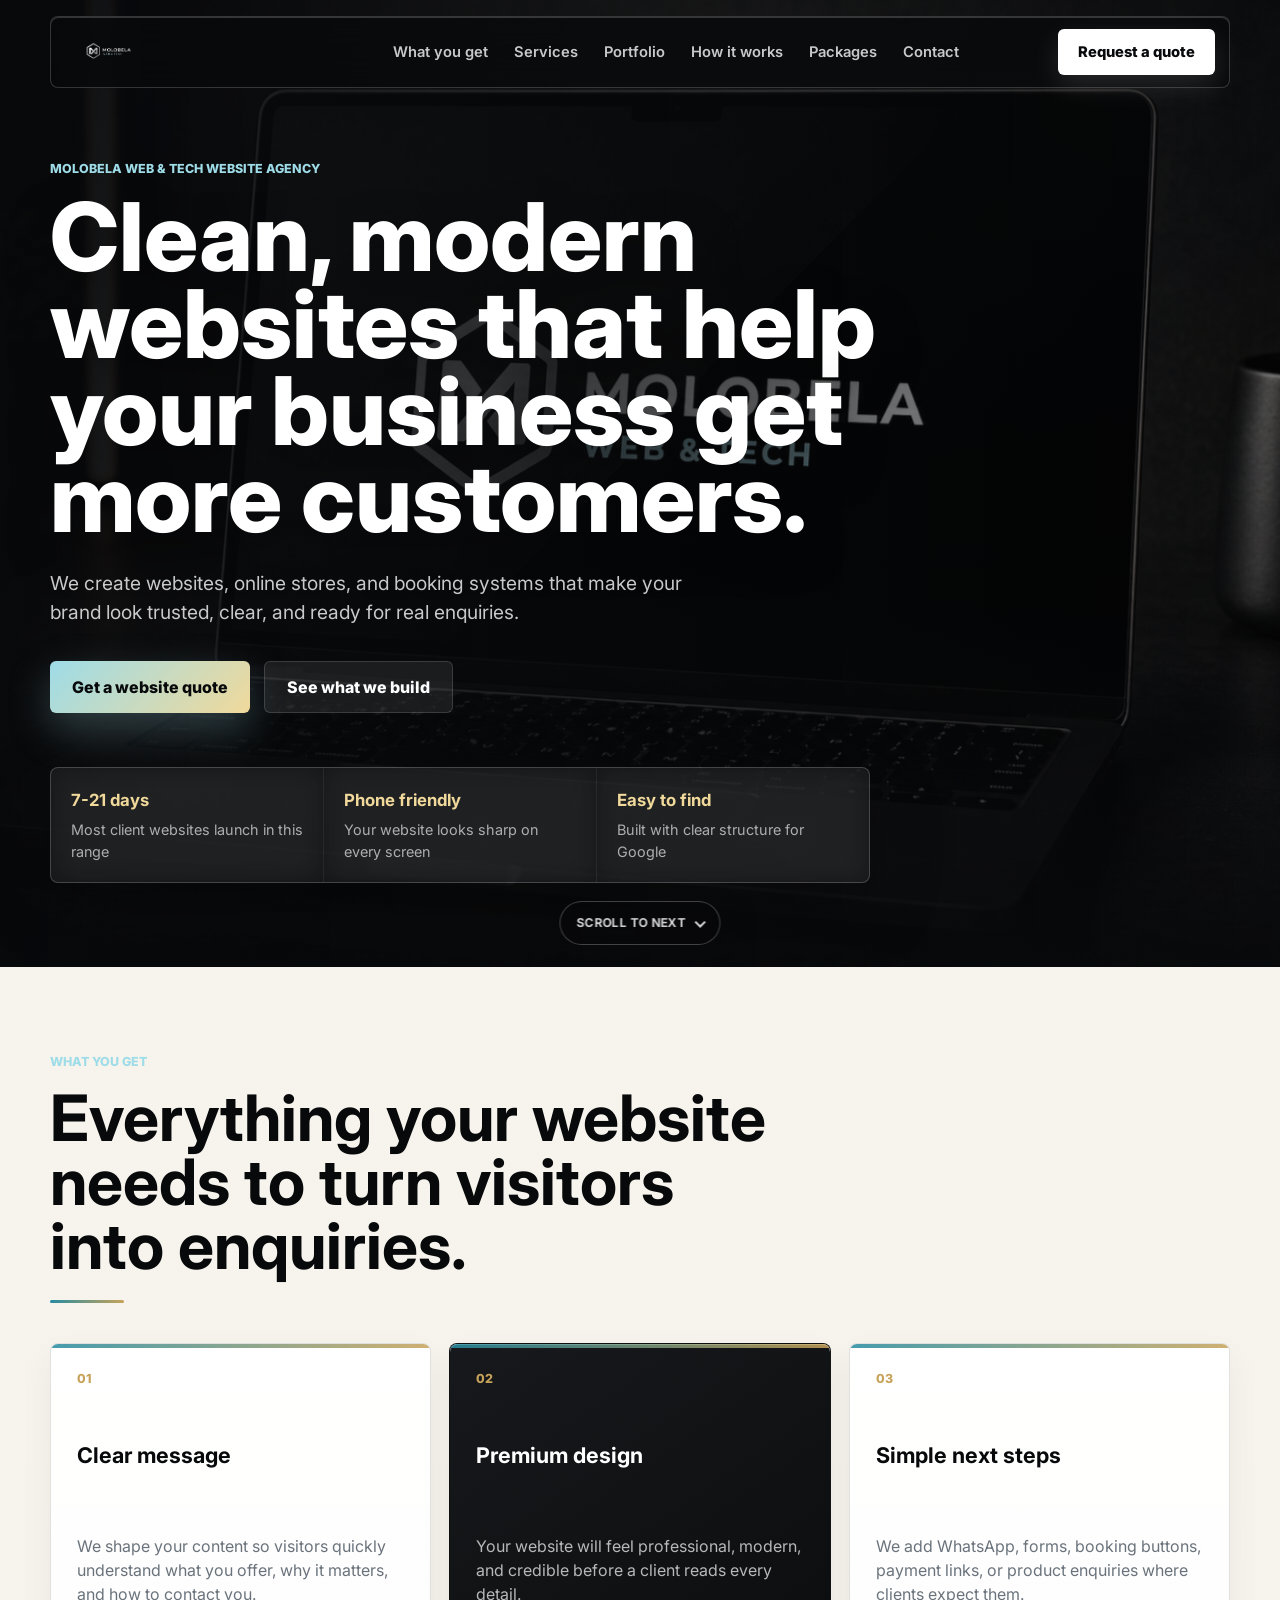
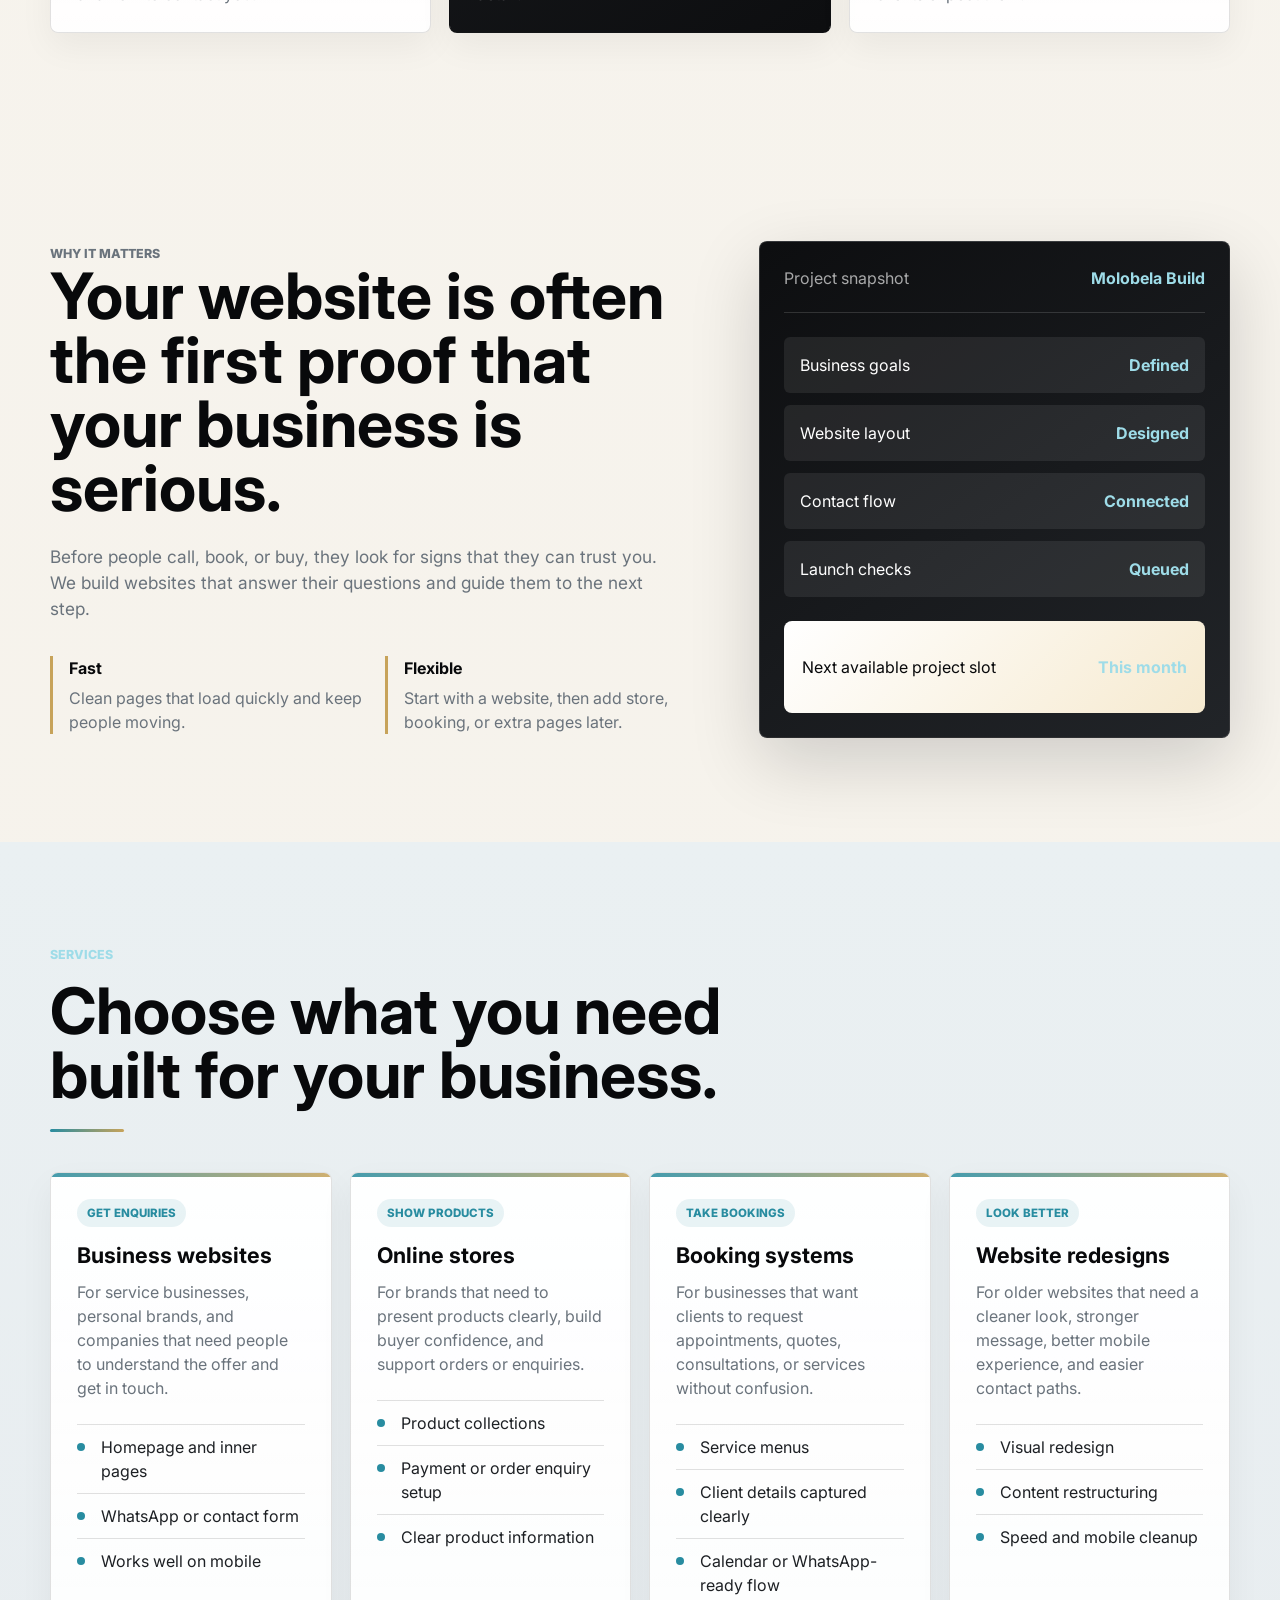
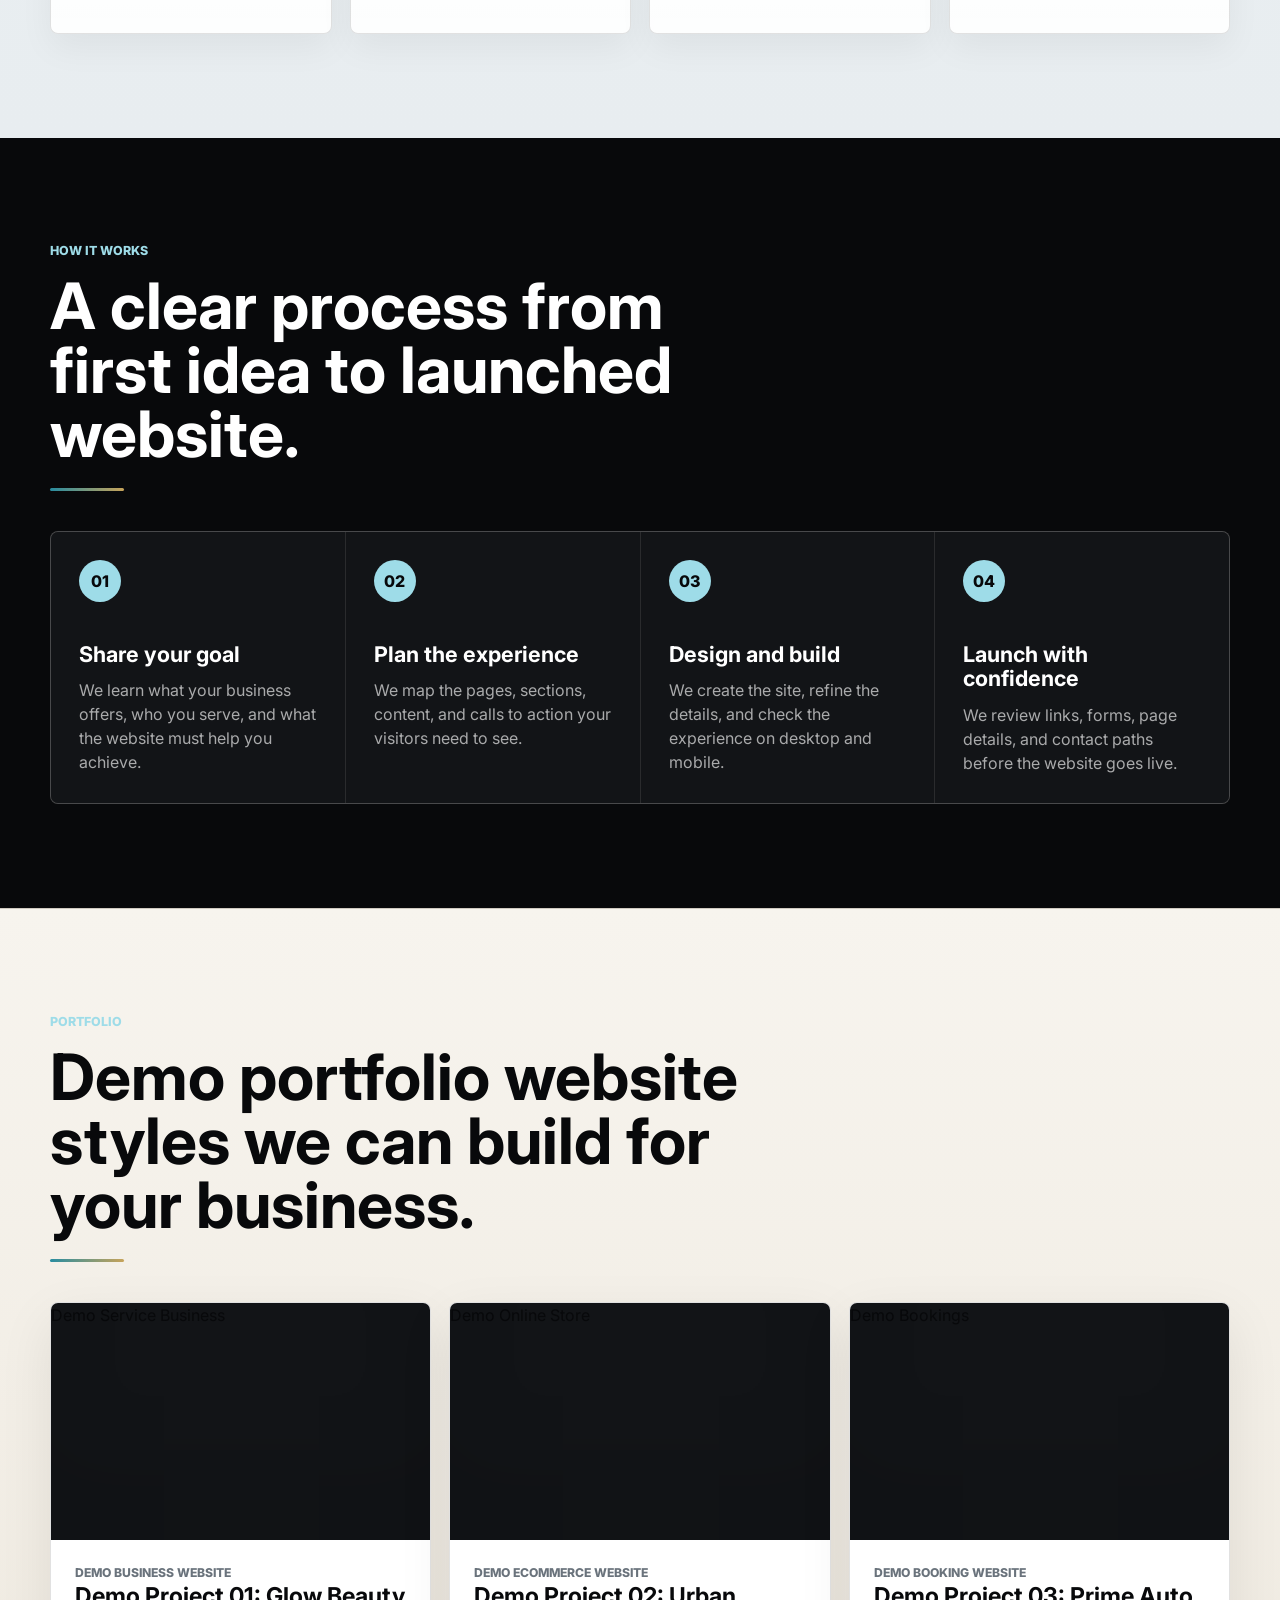
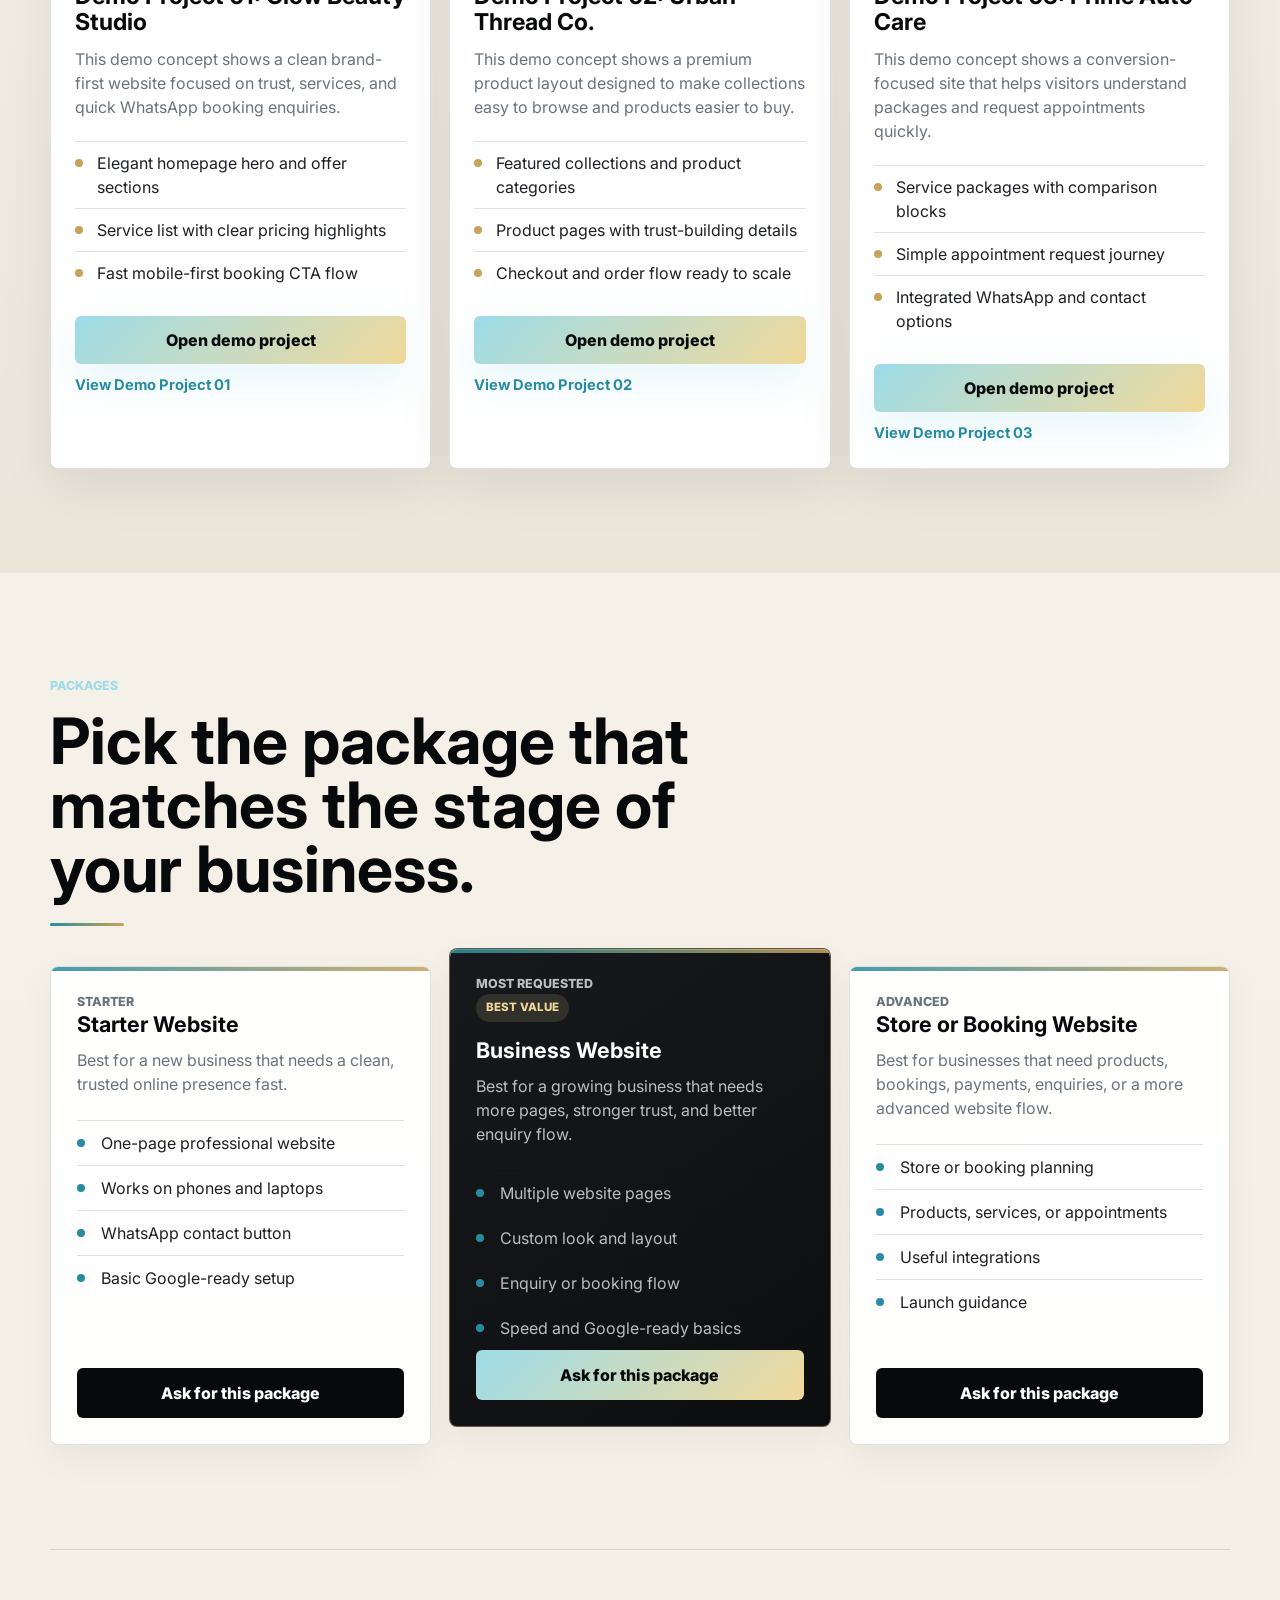
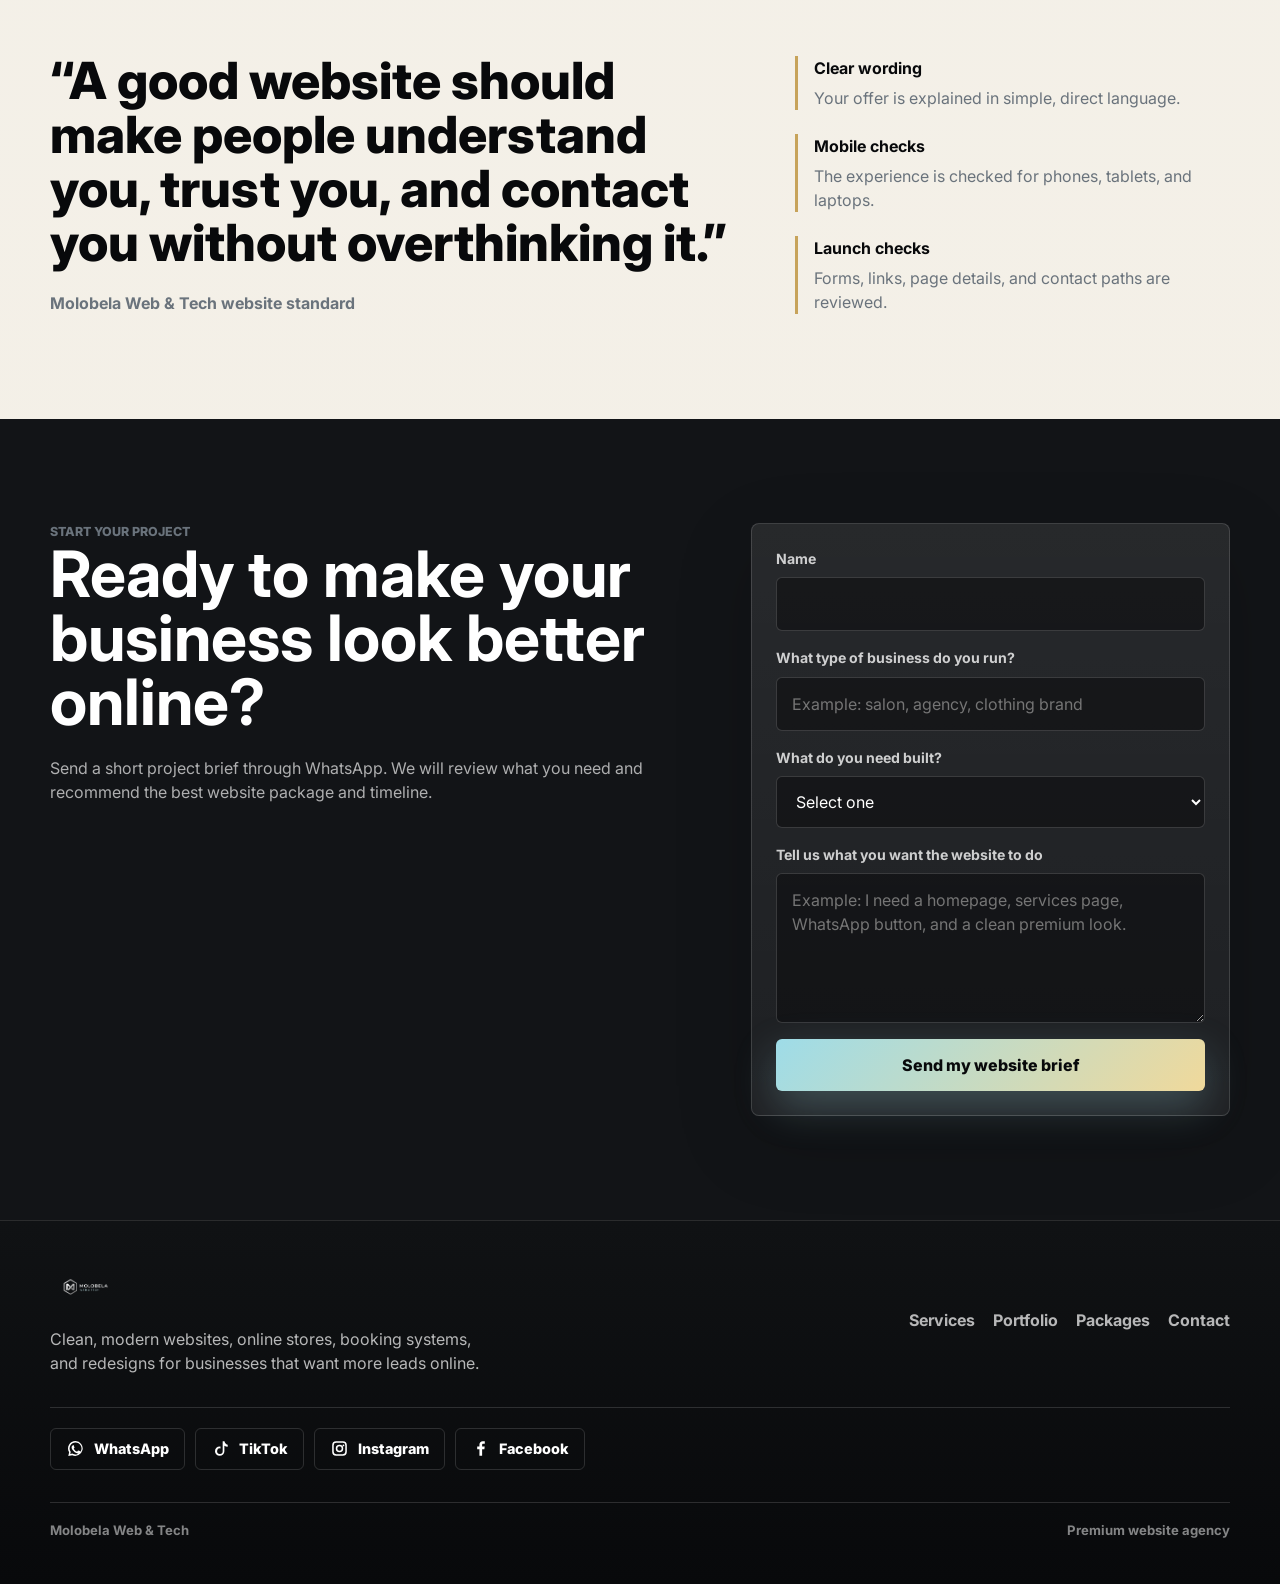
<file: index.html>
<!DOCTYPE html>
<html lang="en">
<head>
  <meta charset="UTF-8">
  <meta name="viewport" content="width=device-width, initial-scale=1.0">
  <title>Molobela Web &amp; Tech | Premium Website Agency</title>
  <meta name="description" content="Molobela Web &amp; Tech creates clean, modern websites, online stores, and booking systems for businesses that want more leads and stronger online trust.">
  <meta name="theme-color" content="#08090b">
  <meta property="og:title" content="Molobela Web &amp; Tech | Premium Website Agency">
  <meta property="og:description" content="Clean, modern websites, online stores, and booking systems for businesses that want more leads and stronger online trust.">
  <meta property="og:type" content="website">
  <meta property="og:image" content="IMG/Cover%20IMG.png">
  <link rel="icon" type="image/png" href="Favicon/favicon.png">
  <link rel="preconnect" href="https://fonts.googleapis.com">
  <link rel="preconnect" href="https://fonts.gstatic.com" crossorigin>
  <link href="https://fonts.googleapis.com/css2?family=Inter:wght@400;500;600;700;800&family=Playwrite+US+Modern:wght@300;400&display=swap" rel="stylesheet">
  <link rel="stylesheet" href="./CSS/style.css">
</head>
<body>
  <header class="site-header" data-header>
    <a class="brand" href="#top" aria-label="Molobela Web &amp; Tech home">
      <img src="IMG/Logo.png" alt="Molobela Web &amp; Tech logo">
    </a>
    <button class="nav-toggle" type="button" aria-label="Open menu" aria-expanded="false" data-nav-toggle>
      <span></span>
      <span></span>
      <span></span>
    </button>
    <nav class="site-nav" data-nav>
      <a href="#work">What you get</a>
      <a href="#services">Services</a>
      <a href="#portfolio">Portfolio</a>
      <a href="#process">How it works</a>
      <a href="#pricing">Packages</a>
      <a href="#contact">Contact</a>
    </nav>
    <a class="header-action" href="#contact">Request a quote</a>
  </header>

  <main id="top">
    <section class="hero" aria-labelledby="hero-title">
      <div class="hero-media" aria-hidden="true"></div>
      <div class="hero-overlay" aria-hidden="true"></div>
      <div class="hero-inner">
        <p class="eyebrow">Molobela Web &amp; Tech website agency</p>
        <h1 id="hero-title">Clean, modern websites that help your business get more customers.</h1>
        <p class="hero-copy">We create websites, online stores, and booking systems that make your brand look trusted, clear, and ready for real enquiries.</p>
        <div class="hero-actions">
          <a class="button button-primary" href="#contact">Get a website quote</a>
          <a class="button button-secondary" href="#services">See what we build</a>
        </div>
        <div class="hero-proof" aria-label="Agency highlights">
          <div>
            <strong>7-21 days</strong>
            <span>Most client websites launch in this range</span>
          </div>
          <div>
            <strong>Phone friendly</strong>
            <span>Your website looks sharp on every screen</span>
          </div>
          <div>
            <strong>Easy to find</strong>
            <span>Built with clear structure for Google</span>
          </div>
        </div>
      </div>
      <a class="scroll-cue" href="#work" aria-label="Scroll to next section">
        <span>Scroll to next</span>
        <span class="scroll-cue-arrow" aria-hidden="true"></span>
      </a>
    </section>

    <section class="section intro-band" id="work">
      <div class="section-heading">
        <p class="eyebrow">What you get</p>
        <h2>Everything your website needs to turn visitors into enquiries.</h2>
      </div>
      <div class="capability-grid">
        <article class="capability-card">
          <span class="card-index">01</span>
          <h3>Clear message</h3>
          <p>We shape your content so visitors quickly understand what you offer, why it matters, and how to contact you.</p>
        </article>
        <article class="capability-card featured-card">
          <span class="card-index">02</span>
          <h3>Premium design</h3>
          <p>Your website will feel professional, modern, and credible before a client reads every detail.</p>
        </article>
        <article class="capability-card">
          <span class="card-index">03</span>
          <h3>Simple next steps</h3>
          <p>We add WhatsApp, forms, booking buttons, payment links, or product enquiries where clients expect them.</p>
        </article>
      </div>
    </section>

    <section class="section split-section">
      <div class="split-content">
        <p class="eyebrow">Why it matters</p>
        <h2>Your website is often the first proof that your business is serious.</h2>
        <p>Before people call, book, or buy, they look for signs that they can trust you. We build websites that answer their questions and guide them to the next step.</p>
        <div class="mini-metrics">
          <div><strong>Fast</strong><span>Clean pages that load quickly and keep people moving.</span></div>
          <div><strong>Flexible</strong><span>Start with a website, then add store, booking, or extra pages later.</span></div>
        </div>
      </div>
      <div class="studio-panel" aria-label="Project snapshot">
        <div class="panel-topline">
          <span>Project snapshot</span>
          <strong>Molobela Build</strong>
        </div>
        <div class="progress-list">
          <div><span>Business goals</span><strong>Defined</strong></div>
          <div><span>Website layout</span><strong>Designed</strong></div>
          <div><span>Contact flow</span><strong>Connected</strong></div>
          <div><span>Launch checks</span><strong>Queued</strong></div>
        </div>
        <div class="panel-cta">
          <span>Next available project slot</span>
          <strong>This month</strong>
        </div>
      </div>
    </section>

    <section class="section services-section" id="services">
      <div class="section-heading">
        <p class="eyebrow">Services</p>
        <h2>Choose what you need built for your business.</h2>
      </div>
      <div class="service-grid">
        <article class="service-card">
          <span class="service-kicker">Get enquiries</span>
          <h3>Business websites</h3>
          <p>For service businesses, personal brands, and companies that need people to understand the offer and get in touch.</p>
          <ul>
            <li>Homepage and inner pages</li>
            <li>WhatsApp or contact form</li>
            <li>Works well on mobile</li>
          </ul>
        </article>
        <article class="service-card">
          <span class="service-kicker">Show products</span>
          <h3>Online stores</h3>
          <p>For brands that need to present products clearly, build buyer confidence, and support orders or enquiries.</p>
          <ul>
            <li>Product collections</li>
            <li>Payment or order enquiry setup</li>
            <li>Clear product information</li>
          </ul>
        </article>
        <article class="service-card">
          <span class="service-kicker">Take bookings</span>
          <h3>Booking systems</h3>
          <p>For businesses that want clients to request appointments, quotes, consultations, or services without confusion.</p>
          <ul>
            <li>Service menus</li>
            <li>Client details captured clearly</li>
            <li>Calendar or WhatsApp-ready flow</li>
          </ul>
        </article>
        <article class="service-card">
          <span class="service-kicker">Look better</span>
          <h3>Website redesigns</h3>
          <p>For older websites that need a cleaner look, stronger message, better mobile experience, and easier contact paths.</p>
          <ul>
            <li>Visual redesign</li>
            <li>Content restructuring</li>
            <li>Speed and mobile cleanup</li>
          </ul>
        </article>
      </div>
    </section>

    <section class="section process-section" id="process">
      <div class="section-heading">
        <p class="eyebrow">How it works</p>
        <h2>A clear process from first idea to launched website.</h2>
      </div>
      <div class="timeline">
        <div class="timeline-item">
          <span>01</span>
          <h3>Share your goal</h3>
          <p>We learn what your business offers, who you serve, and what the website must help you achieve.</p>
        </div>
        <div class="timeline-item">
          <span>02</span>
          <h3>Plan the experience</h3>
          <p>We map the pages, sections, content, and calls to action your visitors need to see.</p>
        </div>
        <div class="timeline-item">
          <span>03</span>
          <h3>Design and build</h3>
          <p>We create the site, refine the details, and check the experience on desktop and mobile.</p>
        </div>
        <div class="timeline-item">
          <span>04</span>
          <h3>Launch with confidence</h3>
          <p>We review links, forms, page details, and contact paths before the website goes live.</p>
        </div>
      </div>
    </section>

    <section class="section portfolio-section" id="portfolio">
      <div class="section-heading">
        <p class="eyebrow">Portfolio</p>
        <h2>Demo portfolio website styles we can build for your business.</h2>
      </div>
      <div class="portfolio-grid">
        <article class="portfolio-card">
          <div class="portfolio-preview">
            <span>Demo Service Business</span>
          </div>
          <div class="portfolio-content">
            <p class="portfolio-type">Demo Business Website</p>
            <h3>Demo Project 01: Glow Beauty Studio</h3>
            <p>This demo concept shows a clean brand-first website focused on trust, services, and quick WhatsApp booking enquiries.</p>
            <ul>
              <li>Elegant homepage hero and offer sections</li>
              <li>Service list with clear pricing highlights</li>
              <li>Fast mobile-first booking CTA flow</li>
            </ul>
            <div class="portfolio-actions">
              <a class="button button-primary" href="demo-beauty.html">Open demo project</a>
              <a class="portfolio-inline-link" href="demo-beauty.html">View Demo Project 01</a>
            </div>
          </div>
        </article>
        <article class="portfolio-card">
          <div class="portfolio-preview portfolio-preview-store">
            <span>Demo Online Store</span>
          </div>
          <div class="portfolio-content">
            <p class="portfolio-type">Demo Ecommerce Website</p>
            <h3>Demo Project 02: Urban Thread Co.</h3>
            <p>This demo concept shows a premium product layout designed to make collections easy to browse and products easier to buy.</p>
            <ul>
              <li>Featured collections and product categories</li>
              <li>Product pages with trust-building details</li>
              <li>Checkout and order flow ready to scale</li>
            </ul>
            <div class="portfolio-actions">
              <a class="button button-primary" href="demo-store.html">Open demo project</a>
              <a class="portfolio-inline-link" href="demo-store.html">View Demo Project 02</a>
            </div>
          </div>
        </article>
        <article class="portfolio-card">
          <div class="portfolio-preview portfolio-preview-booking">
            <span>Demo Bookings</span>
          </div>
          <div class="portfolio-content">
            <p class="portfolio-type">Demo Booking Website</p>
            <h3>Demo Project 03: Prime Auto Care</h3>
            <p>This demo concept shows a conversion-focused site that helps visitors understand packages and request appointments quickly.</p>
            <ul>
              <li>Service packages with comparison blocks</li>
              <li>Simple appointment request journey</li>
              <li>Integrated WhatsApp and contact options</li>
            </ul>
            <div class="portfolio-actions">
              <a class="button button-primary" href="demo-booking.html">Open demo project</a>
              <a class="portfolio-inline-link" href="demo-booking.html">View Demo Project 03</a>
            </div>
          </div>
        </article>
      </div>
    </section>

    <section class="section pricing-section" id="pricing">
      <div class="section-heading">
        <p class="eyebrow">Packages</p>
        <h2>Pick the package that matches the stage of your business.</h2>
      </div>
      <div class="pricing-grid">
        <article class="price-card">
          <p class="package-label">Starter</p>
          <h3>Starter Website</h3>
          <p>Best for a new business that needs a clean, trusted online presence fast.</p>
          <ul>
            <li>One-page professional website</li>
            <li>Works on phones and laptops</li>
            <li>WhatsApp contact button</li>
            <li>Basic Google-ready setup</li>
          </ul>
          <a href="#contact">Ask for this package</a>
        </article>
        <article class="price-card price-card-featured">
          <p class="package-label">Most requested</p>
          <span class="value-badge">Best value</span>
          <h3>Business Website</h3>
          <p>Best for a growing business that needs more pages, stronger trust, and better enquiry flow.</p>
          <ul>
            <li>Multiple website pages</li>
            <li>Custom look and layout</li>
            <li>Enquiry or booking flow</li>
            <li>Speed and Google-ready basics</li>
          </ul>
          <a href="#contact">Ask for this package</a>
        </article>
        <article class="price-card">
          <p class="package-label">Advanced</p>
          <h3>Store or Booking Website</h3>
          <p>Best for businesses that need products, bookings, payments, enquiries, or a more advanced website flow.</p>
          <ul>
            <li>Store or booking planning</li>
            <li>Products, services, or appointments</li>
            <li>Useful integrations</li>
            <li>Launch guidance</li>
          </ul>
          <a href="#contact">Ask for this package</a>
        </article>
      </div>
    </section>

    <section class="section proof-section">
      <div class="quote-block">
        <p>&ldquo;A good website should make people understand you, trust you, and contact you without overthinking it.&rdquo;</p>
        <span>Molobela Web &amp; Tech website standard</span>
      </div>
      <div class="proof-points">
        <div><strong>Clear wording</strong><span>Your offer is explained in simple, direct language.</span></div>
        <div><strong>Mobile checks</strong><span>The experience is checked for phones, tablets, and laptops.</span></div>
        <div><strong>Launch checks</strong><span>Forms, links, page details, and contact paths are reviewed.</span></div>
      </div>
    </section>

    <section class="section contact-section" id="contact">
      <div class="contact-copy">
        <p class="eyebrow">Start your project</p>
        <h2>Ready to make your business look better online?</h2>
        <p>Send a short project brief through WhatsApp. We will review what you need and recommend the best website package and timeline.</p>
      </div>
      <form class="contact-form" data-contact-form>
        <label>
          <span>Name</span>
          <input type="text" name="name" autocomplete="name" required>
        </label>
        <label>
          <span>What type of business do you run?</span>
          <input type="text" name="business" placeholder="Example: salon, agency, clothing brand" required>
        </label>
        <label>
          <span>What do you need built?</span>
          <select name="project" required>
            <option value="">Select one</option>
            <option>Business website</option>
            <option>Ecommerce store</option>
            <option>Booking system</option>
            <option>Website redesign</option>
            <option>Not sure yet</option>
          </select>
        </label>
        <label>
          <span>Tell us what you want the website to do</span>
          <textarea name="details" rows="5" placeholder="Example: I need a homepage, services page, WhatsApp button, and a clean premium look." required></textarea>
        </label>
        <button class="button button-primary" type="submit">Send my website brief</button>
      </form>
    </section>
  </main>

  <footer class="site-footer">
    <div>
      <img src="IMG/Logo.png" alt="Molobela Web &amp; Tech logo">
      <p>Clean, modern websites, online stores, booking systems, and redesigns for businesses that want more leads online.</p>
    </div>
    <div class="footer-links">
      <a href="#services">Services</a>
      <a href="#portfolio">Portfolio</a>
      <a href="#pricing">Packages</a>
      <a href="#contact">Contact</a>
    </div>
    <div class="footer-socials" aria-label="Social media links">
      <a href="https://wa.me/+27607568573" target="_blank" rel="noopener noreferrer" aria-label="Chat with Molobela Web and Tech on WhatsApp">
        <svg viewBox="0 0 24 24" aria-hidden="true">
          <path d="M12.04 2.5a9.4 9.4 0 0 0-8.08 14.23L2.9 21.5l4.9-1.04A9.4 9.4 0 1 0 12.04 2.5Zm0 1.9a7.5 7.5 0 0 1 6.38 11.44 7.5 7.5 0 0 1-9.94 2.7l-.33-.18-2.78.6.6-2.69-.2-.34A7.5 7.5 0 0 1 12.04 4.4Zm-3.3 3.82c-.18 0-.47.07-.72.34-.25.27-.95.93-.95 2.26 0 1.33.98 2.62 1.12 2.8.14.18 1.89 3.03 4.7 4.12 2.34.9 2.82.72 3.33.68.51-.04 1.66-.68 1.9-1.34.23-.66.23-1.22.16-1.34-.07-.12-.25-.19-.53-.33-.28-.14-1.66-.82-1.92-.91-.26-.1-.45-.14-.64.14-.19.28-.74.91-.9 1.1-.17.19-.33.21-.61.07-.28-.14-1.19-.44-2.27-1.4-.84-.75-1.4-1.68-1.57-1.96-.16-.28-.02-.43.12-.57.13-.13.28-.33.42-.49.14-.16.19-.28.28-.47.09-.19.05-.35-.02-.49-.07-.14-.63-1.56-.88-2.13-.23-.55-.47-.56-.68-.57h-.58Z"/>
        </svg>
        <span>WhatsApp</span>
      </a>
      <a href="https://www.tiktok.com/@molobelawebtech" target="_blank" rel="noopener noreferrer" aria-label="Follow Molobela Web and Tech on TikTok">
        <svg viewBox="0 0 24 24" aria-hidden="true">
          <path d="M14.75 2.75h2.25c.2 1.43.9 2.66 1.98 3.54a6.7 6.7 0 0 0 2.12 1.1v2.34a8.84 8.84 0 0 1-4.2-1.36v6.96a5.93 5.93 0 1 1-5.93-5.93c.34 0 .68.03 1 .09v2.43a3.52 3.52 0 1 0 2.78 3.44V2.75Z"/>
        </svg>
        <span>TikTok</span>
      </a>
      <a href="https://www.instagram.com/molobelawebtech" target="_blank" rel="noopener noreferrer" aria-label="Follow Molobela Web and Tech on Instagram">
        <svg viewBox="0 0 24 24" aria-hidden="true">
          <path d="M7.8 2.75h8.4a5.06 5.06 0 0 1 5.05 5.05v8.4a5.06 5.06 0 0 1-5.05 5.05H7.8a5.06 5.06 0 0 1-5.05-5.05V7.8A5.06 5.06 0 0 1 7.8 2.75Zm8.4 1.95H7.8a3.1 3.1 0 0 0-3.1 3.1v8.4a3.1 3.1 0 0 0 3.1 3.1h8.4a3.1 3.1 0 0 0 3.1-3.1V7.8a3.1 3.1 0 0 0-3.1-3.1ZM12 7.28a4.72 4.72 0 1 1 0 9.44 4.72 4.72 0 0 1 0-9.44Zm0 1.95a2.77 2.77 0 1 0 0 5.54 2.77 2.77 0 0 0 0-5.54Zm5.02-2.23a1.1 1.1 0 1 1 0 2.2 1.1 1.1 0 0 1 0-2.2Z"/>
        </svg>
        <span>Instagram</span>
      </a>
      <a href="https://www.facebook.com/lehlogonolo.molobela.39" target="_blank" rel="noopener noreferrer" aria-label="Follow Molobela Web and Tech on Facebook">
        <svg viewBox="0 0 24 24" aria-hidden="true">
          <path d="M14.05 21.25v-8.42h2.83l.43-3.28h-3.26V7.46c0-.95.26-1.6 1.63-1.6h1.74V2.93a23.22 23.22 0 0 0-2.54-.13c-2.51 0-4.23 1.53-4.23 4.34v2.41H7.82v3.28h2.83v8.42h3.4Z"/>
        </svg>
        <span>Facebook</span>
      </a>
    </div>
    <div class="footer-meta">
      <span>Molobela Web &amp; Tech</span>
      <span>Premium website agency</span>
    </div>
  </footer>

  <script src="JavaScript/app.js"></script>
</body>
</html>
</file>
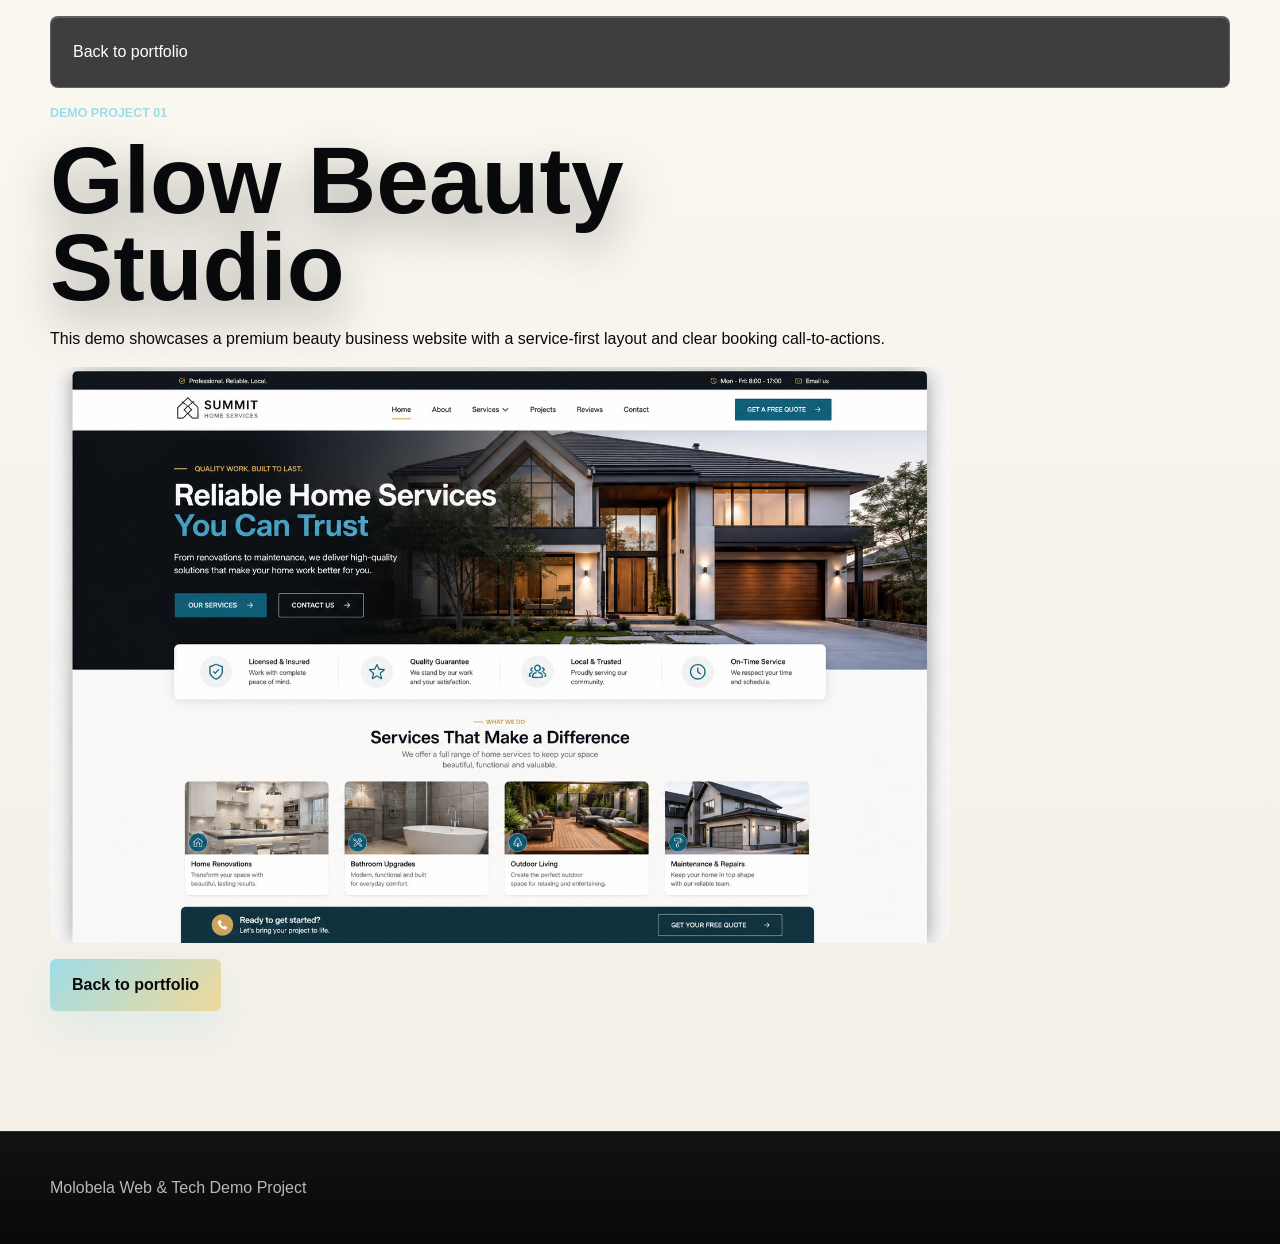
<file: demo-beauty.html>
<!DOCTYPE html>
<html lang="en">
<head>
  <meta charset="UTF-8">
  <meta name="viewport" content="width=device-width, initial-scale=1.0">
  <title>Demo Project 01 | Glow Beauty Studio</title>
  <link rel="icon" type="image/png" href="Favicon/favicon.png">
  <link rel="stylesheet" href="./CSS/style.css">
</head>
<body>
  <a class="skip-link" href="#main-content">Skip to content</a>
  <header class="site-header">
    <nav aria-label="Demo page navigation">
      <a href="index.html#portfolio">Back to portfolio</a>
    </nav>
  </header>
  <main class="section" id="main-content">
    <p class="eyebrow">Demo Project 01</p>
    <h1>Glow Beauty Studio</h1>
    <p>This demo showcases a premium beauty business website with a service-first layout and clear booking call-to-actions.</p>
    <img class="demo-preview" src="IMG/portfolio-business.png" alt="Glow Beauty Studio demo preview">
    <p><a class="button button-primary" href="index.html#portfolio">Back to portfolio</a></p>
  </main>
  <footer class="site-footer">
    <p>Molobela Web &amp; Tech Demo Project</p>
  </footer>
</body>
</html>
</file>
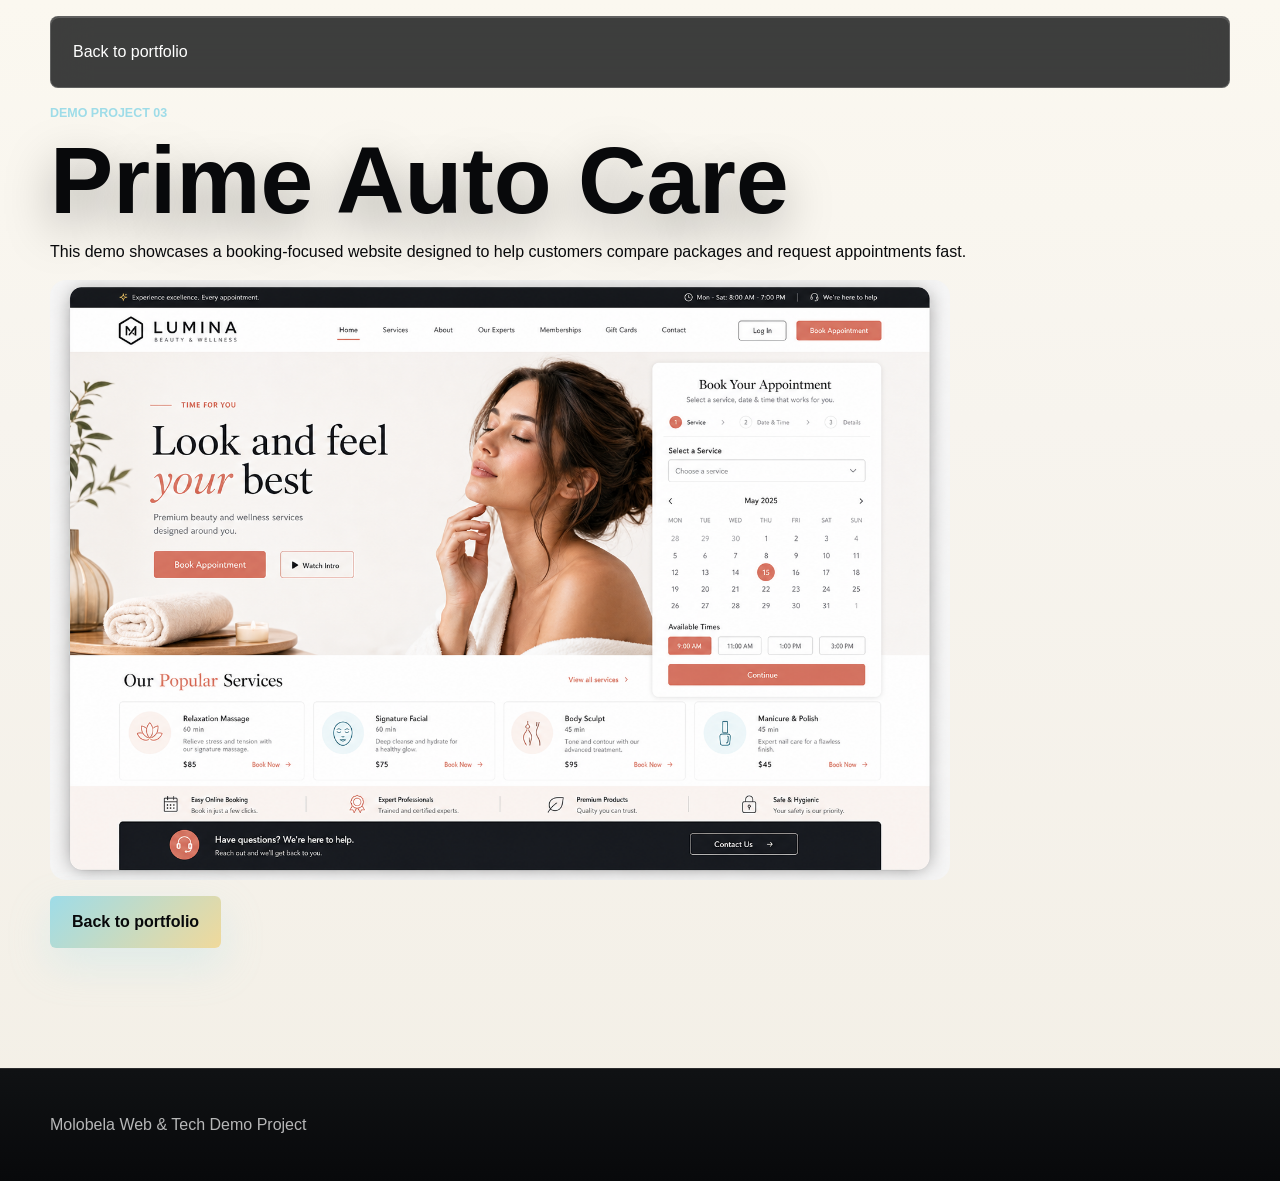
<file: demo-booking.html>
<!DOCTYPE html>
<html lang="en">
<head>
  <meta charset="UTF-8">
  <meta name="viewport" content="width=device-width, initial-scale=1.0">
  <title>Demo Project 03 | Prime Auto Care</title>
  <link rel="icon" type="image/png" href="Favicon/favicon.png">
  <link rel="stylesheet" href="./CSS/style.css">
</head>
<body>
  <a class="skip-link" href="#main-content">Skip to content</a>
  <header class="site-header">
    <nav aria-label="Demo page navigation">
      <a href="index.html#portfolio">Back to portfolio</a>
    </nav>
  </header>
  <main class="section" id="main-content">
    <p class="eyebrow">Demo Project 03</p>
    <h1>Prime Auto Care</h1>
    <p>This demo showcases a booking-focused website designed to help customers compare packages and request appointments fast.</p>
    <img class="demo-preview" src="IMG/portfolio-booking.png" alt="Prime Auto Care demo preview">
    <p><a class="button button-primary" href="index.html#portfolio">Back to portfolio</a></p>
  </main>
  <footer class="site-footer">
    <p>Molobela Web &amp; Tech Demo Project</p>
  </footer>
</body>
</html>
</file>
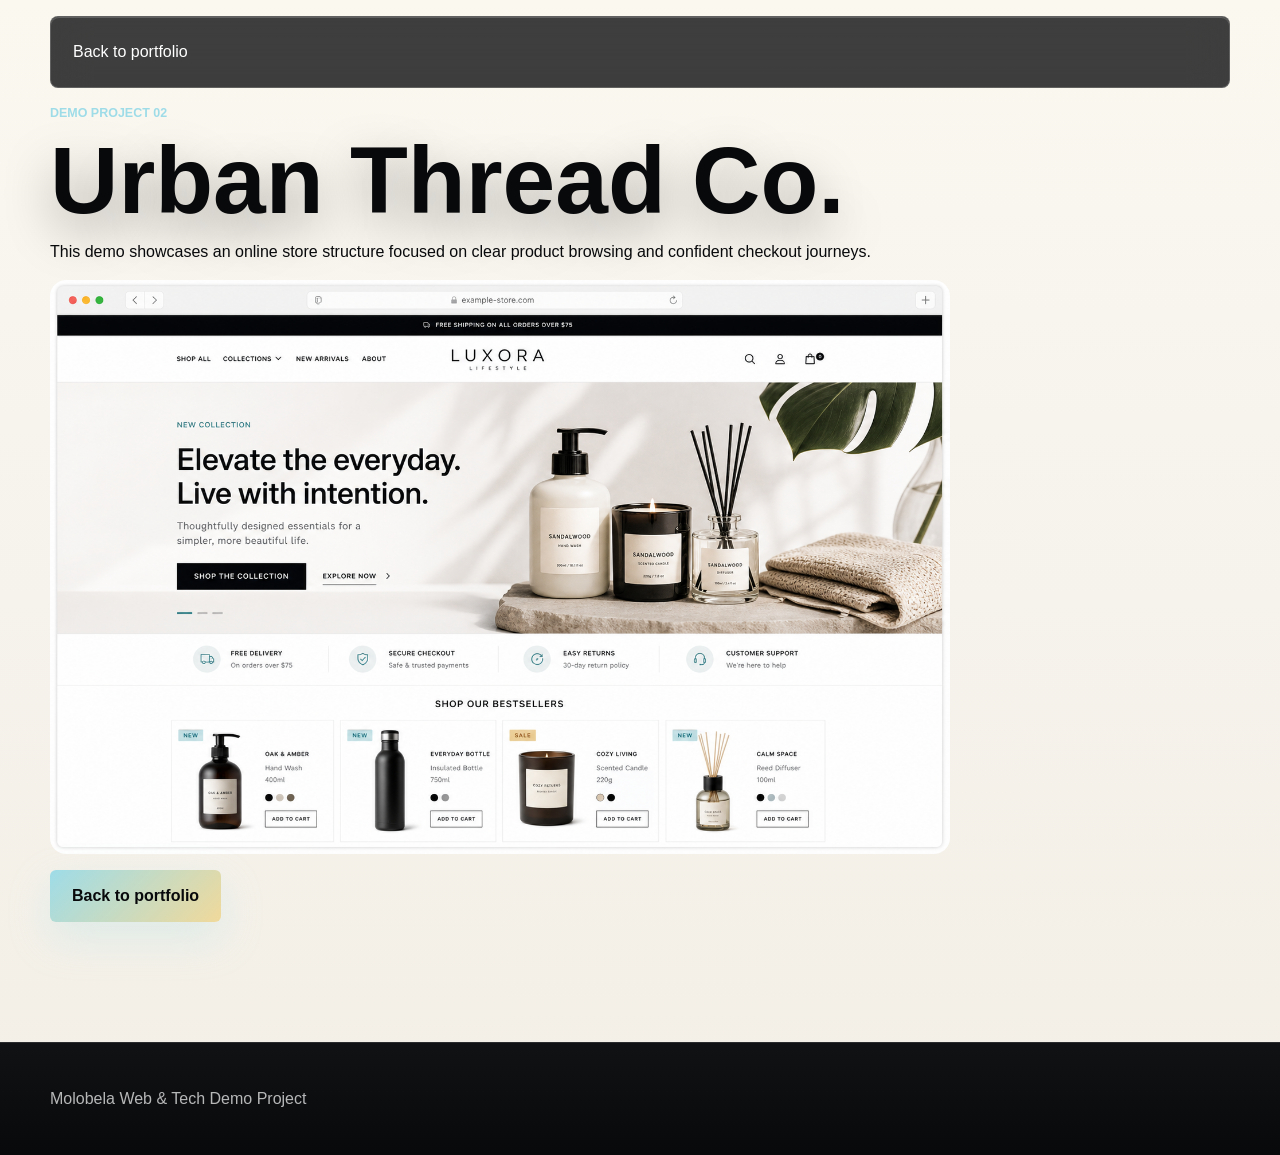
<file: demo-store.html>
<!DOCTYPE html>
<html lang="en">
<head>
  <meta charset="UTF-8">
  <meta name="viewport" content="width=device-width, initial-scale=1.0">
  <title>Demo Project 02 | Urban Thread Co.</title>
  <link rel="icon" type="image/png" href="Favicon/favicon.png">
  <link rel="stylesheet" href="./CSS/style.css">
</head>
<body>
  <a class="skip-link" href="#main-content">Skip to content</a>
  <header class="site-header">
    <nav aria-label="Demo page navigation">
      <a href="index.html#portfolio">Back to portfolio</a>
    </nav>
  </header>
  <main class="section" id="main-content">
    <p class="eyebrow">Demo Project 02</p>
    <h1>Urban Thread Co.</h1>
    <p>This demo showcases an online store structure focused on clear product browsing and confident checkout journeys.</p>
    <img class="demo-preview" src="IMG/portfolio-store.png" alt="Urban Thread demo preview">
    <p><a class="button button-primary" href="index.html#portfolio">Back to portfolio</a></p>
  </main>
  <footer class="site-footer">
    <p>Molobela Web &amp; Tech Demo Project</p>
  </footer>
</body>
</html>
</file>
<file: CSS/style.css>
:root {
  --ink: #08090b;
  --charcoal: #121417;
  --graphite: #1d2024;
  --paper: #f7f4ee;
  --white: #ffffff;
  --mist: #e8edf0;
  --cyan: #9edce8;
  --cyan-deep: #288ca0;
  --champagne: #f0d99b;
  --gold: #c7a35a;
  --coral: #d96c54;
  --muted: #6a737c;
  --border: rgba(8, 9, 11, 0.12);
  --dark-border: rgba(255, 255, 255, 0.14);
  --shadow: 0 24px 70px rgba(8, 9, 11, 0.16);
  --premium-shadow: 0 30px 90px rgba(8, 9, 11, 0.18);
}

* {
  box-sizing: border-box;
}

html {
  scroll-behavior: smooth;
  -webkit-text-size-adjust: 100%;
}

body {
  margin: 0;
  font-family: "Inter", Arial, sans-serif;
  color: var(--ink);
  background:
    linear-gradient(180deg, #fbf8f0 0%, var(--paper) 420px, #f3efe6 100%);
  line-height: 1.5;
  overflow-x: hidden;
  text-rendering: optimizeLegibility;
  -webkit-font-smoothing: antialiased;

}

body.nav-open {
  overflow: hidden;
}

::selection {
  background: var(--cyan);
  color: var(--ink);
}

img {
  display: block;
  max-width: 100%;
}

a {
  color: inherit;
  text-decoration: none;
}

a,
button {
  -webkit-tap-highlight-color: transparent;
}

button,
input,
select,
textarea {
  font: inherit;
}

a:focus-visible,
button:focus-visible,
input:focus-visible,
select:focus-visible,
textarea:focus-visible {
  outline: 3px solid rgba(158, 220, 232, 0.78);
  outline-offset: 3px;
}

.skip-link {
  position: absolute;
  left: -9999px;
  top: auto;
  width: 1px;
  height: 1px;
  overflow: hidden;
}

.skip-link:focus {
  left: 1rem;
  top: 1rem;
  width: auto;
  height: auto;
  padding: .75rem 1rem;
  background: #ffffff;
  color: #08090b;
  z-index: 999;
  border-radius: .5rem;
}

.demo-preview {
  width: 100%;
  max-width: 900px;
  border-radius: 1rem;
}

.site-header {
  position: fixed;
  z-index: 50;
  top: 16px;
  left: 50%;
  width: min(1180px, calc(100% - 32px));
  min-height: 72px;
  transform: translateX(-50%);
  display: grid;
  grid-template-columns: 220px 1fr auto;
  align-items: center;
  gap: 24px;
  padding: 12px 14px 12px 22px;
  border: 1px solid rgba(255, 255, 255, 0.18);
  border-radius: 8px;
  background: rgba(8, 9, 11, 0.78);
  color: var(--white);
  -webkit-backdrop-filter: blur(18px);
  backdrop-filter: blur(18px);
  transition: background 180ms ease, border-color 180ms ease, box-shadow 180ms ease;
  animation: headerDrop 700ms cubic-bezier(0.2, 0.8, 0.2, 1) 120ms both;
}

.site-header::before {
  content: "";
  position: absolute;
  inset: 0;
  pointer-events: none;
  border-radius: inherit;
  box-shadow: inset 0 1px 0 rgba(255, 255, 255, 0.18);
}

.site-header.scrolled {
  background: rgba(8, 9, 11, 0.92);
  border-color: rgba(255, 255, 255, 0.2);
  box-shadow: 0 18px 50px rgba(0, 0, 0, 0.25);
}

.brand img {
  width: 190px;
  height: 46px;
  object-fit: contain;
  object-position: left center;
}

.site-nav {
  display: flex;
  justify-content: center;
  gap: 26px;
  font-size: 0.92rem;
  font-weight: 600;
  color: rgba(255, 255, 255, 0.78);
}

.site-nav a {
  position: relative;
  transition: color 160ms ease;
}

.site-nav a::after {
  content: "";
  position: absolute;
  left: 0;
  right: 0;
  bottom: -8px;
  height: 2px;
  border-radius: 999px;
  background: var(--cyan);
  transform: scaleX(0);
  transform-origin: center;
  transition: transform 180ms ease;
}

.site-nav a:hover {
  color: var(--white);
}

.site-nav a:hover::after {
  transform: scaleX(1);
}

.header-action {
  min-height: 46px;
  display: inline-flex;
  align-items: center;
  justify-content: center;
  padding: 0 20px;
  border-radius: 6px;
  background: var(--white);
  color: var(--ink);
  font-weight: 800;
  font-size: 0.92rem;
  box-shadow: 0 10px 28px rgba(255, 255, 255, 0.12);
  transition: transform 180ms ease, background 180ms ease;
}

.header-action:hover {
  transform: translateY(-2px);
  background: var(--cyan);
}

.nav-toggle {
  display: none;
  width: 46px;
  height: 46px;
  border: 1px solid var(--dark-border);
  border-radius: 6px;
  background: transparent;
  color: var(--white);
  align-items: center;
  justify-content: center;
  flex-direction: column;
  gap: 5px;
}

.nav-toggle span {
  width: 20px;
  height: 2px;
  background: currentColor;
}

.hero {
  position: relative;
  min-height: 96vh;
  display: flex;
  align-items: flex-end;
  overflow: hidden;
  color: var(--white);
  isolation: isolate;
}

.hero-media {
  position: absolute;
  inset: 0;
  z-index: -3;
  background-image: url("../IMG/Cover%20IMG.png");
  background-size: cover;
  background-position: center;
  transform: scale(1.02);
  animation: heroZoom 1400ms ease-out both;
}

.hero-overlay {
  position: absolute;
  inset: 0;
  z-index: -2;
  background:
    linear-gradient(90deg, rgba(8, 9, 11, 0.96) 0%, rgba(8, 9, 11, 0.72) 42%, rgba(8, 9, 11, 0.18) 100%),
    linear-gradient(0deg, rgba(8, 9, 11, 0.95) 0%, rgba(8, 9, 11, 0.1) 42%, rgba(8, 9, 11, 0.55) 100%);
}

.hero-inner {
  width: min(1180px, calc(100% - 40px));
  margin: 0 auto;
  padding: 160px 0 84px;
}

.eyebrow {
  margin: 0 0 14px;
  color: var(--cyan);
  font-weight: 800;
  font-size: 0.78rem;
  text-transform: uppercase;
  letter-spacing: 0;
}

.hero .eyebrow,
.hero h1,
.hero-copy,
.hero-actions,
.hero-proof {
  animation: heroRise 850ms cubic-bezier(0.2, 0.8, 0.2, 1) both;
}

.hero h1 {
  animation-delay: 110ms;
}

.hero-copy {
  animation-delay: 220ms;
}

.hero-actions {
  animation-delay: 330ms;
}

.hero-proof {
  animation-delay: 460ms;
}

h1,
h2,
h3,
p {
  overflow-wrap: anywhere;
}

h1 {
  max-width: 850px;
  margin: 0;
  font-size: clamp(3.2rem, 7.4vw, 6.8rem);
  font-weight: 800;
  line-height: 0.92;
  letter-spacing: 0;
  text-shadow: 0 18px 48px rgba(0, 0, 0, 0.34);
}

.hero-copy {
  max-width: 650px;
  margin: 28px 0 0;
  color: rgba(255, 255, 255, 0.78);
  font-size: clamp(1rem, 2vw, 1.2rem);
}

.hero-actions {
  display: flex;
  flex-wrap: wrap;
  gap: 14px;
  margin-top: 34px;
}

.button {
  min-height: 52px;
  display: inline-flex;
  align-items: center;
  justify-content: center;
  border: 0;
  border-radius: 6px;
  padding: 0 22px;
  font-weight: 800;
  cursor: pointer;
  transition: transform 180ms ease, box-shadow 180ms ease, background 180ms ease;
}

.button:hover {
  transform: translateY(-2px);
}

.button:active {
  transform: translateY(0);
}

.button-primary {
  background: linear-gradient(135deg, var(--cyan), var(--champagne));
  color: var(--ink);
  box-shadow: 0 16px 42px rgba(158, 220, 232, 0.26);
}

.button-secondary {
  border: 1px solid var(--dark-border);
  background: rgba(255, 255, 255, 0.08);
  color: var(--white);
}

.hero-proof {
  display: grid;
  grid-template-columns: repeat(3, minmax(0, 1fr));
  gap: 1px;
  width: min(820px, 100%);
  margin-top: 54px;
  border: 1px solid var(--dark-border);
  border-radius: 8px;
  overflow: hidden;
  background: rgba(255, 255, 255, 0.12);
  box-shadow: 0 22px 70px rgba(0, 0, 0, 0.25);
}

.hero-proof div {
  min-height: 96px;
  padding: 20px;
  background: rgba(8, 9, 11, 0.58);
  -webkit-backdrop-filter: blur(12px);
  backdrop-filter: blur(12px);
}

.hero-proof strong,
.hero-proof span {
  display: block;
}

.hero-proof strong {
  color: var(--champagne);
  font-size: 1.05rem;
}

.hero-proof span {
  margin-top: 6px;
  color: rgba(255, 255, 255, 0.64);
  font-size: 0.9rem;
}

.scroll-cue {
  position: absolute;
  left: 50%;
  bottom: 22px;
  transform: translateX(-50%);
  z-index: 2;
  min-height: 44px;
  display: inline-flex;
  align-items: center;
  gap: 10px;
  padding: 0 16px;
  border: 1px solid rgba(255, 255, 255, 0.24);
  border-radius: 999px;
  background: rgba(8, 9, 11, 0.38);
  color: rgba(255, 255, 255, 0.82);
  font-weight: 700;
  font-size: 0.76rem;
  letter-spacing: 0.03em;
  text-transform: uppercase;
  -webkit-backdrop-filter: blur(6px);
  backdrop-filter: blur(6px);
  animation: cueFloat 1600ms ease-in-out infinite;
}

.scroll-cue-arrow {
  width: 8px;
  height: 8px;
  border-right: 2px solid currentColor;
  border-bottom: 2px solid currentColor;
  transform: rotate(45deg) translateY(-1px);
  animation: cueArrowDrop 900ms ease-in-out infinite;
}

.section {
  width: min(1180px, calc(100% - 40px));
  margin: 0 auto;
  padding: 104px 0;
}

.section-heading {
  max-width: 720px;
  margin-bottom: 40px;
}

.section-heading::after {
  content: "";
  display: block;
  width: 74px;
  height: 3px;
  margin-top: 22px;
  border-radius: 999px;
  background: linear-gradient(90deg, var(--cyan-deep), var(--gold));
}

.section-heading h2,
.split-content h2,
.contact-copy h2 {
  margin: 0;
  color: var(--ink);
  font-size: clamp(2.1rem, 5vw, 4.2rem);
  line-height: 1;
  letter-spacing: 0;
}

.intro-band {
  padding-top: 86px;
}

.capability-grid,
.service-grid,
.pricing-grid {
  display: grid;
  grid-template-columns: repeat(3, minmax(0, 1fr));
  gap: 18px;
}

.capability-card,
.service-card,
.price-card {
  position: relative;
  overflow: hidden;
  border: 1px solid var(--border);
  border-radius: 8px;
  background:
    linear-gradient(180deg, rgba(255, 255, 255, 0.96), rgba(255, 255, 255, 0.9));
  box-shadow: 0 14px 34px rgba(8, 9, 11, 0.05), inset 0 1px 0 rgba(255, 255, 255, 0.9);
  transition: transform 220ms ease, box-shadow 220ms ease, border-color 220ms ease;
}

.capability-card::before,
.service-card::before,
.price-card::before {
  content: "";
  position: absolute;
  top: 0;
  left: 0;
  right: 0;
  height: 4px;
  background: linear-gradient(90deg, var(--cyan-deep), var(--gold));
  opacity: 0.86;
}

.capability-card:hover,
.service-card:hover,
.price-card:hover {
  transform: translateY(-6px);
  border-color: rgba(40, 140, 160, 0.28);
  box-shadow: var(--premium-shadow);
}

.capability-card {
  min-height: 290px;
  padding: 26px;
  display: flex;
  flex-direction: column;
  justify-content: space-between;
}

.featured-card {
  background:
    linear-gradient(145deg, rgba(18, 20, 23, 0.98), rgba(8, 9, 11, 0.98));
  color: var(--white);
}

.card-index,
.package-label {
  color: var(--gold);
  font-size: 0.78rem;
  font-weight: 800;
  text-transform: uppercase;
}

.service-kicker,
.value-badge {
  display: inline-flex;
  align-items: center;
  max-width: max-content;
  min-height: 28px;
  margin-bottom: 16px;
  padding: 0 10px;
  border-radius: 999px;
  background: rgba(40, 140, 160, 0.1);
  color: var(--cyan-deep);
  font-size: 0.72rem;
  font-weight: 800;
  text-transform: uppercase;
}

.capability-card h3,
.service-card h3,
.price-card h3,
.timeline-item h3 {
  margin: 0 0 12px;
  font-size: 1.35rem;
  line-height: 1.12;
}

.capability-card p,
.service-card p,
.price-card p,
.timeline-item p,
.split-content p,
.contact-copy p {
  margin: 0;
  color: var(--muted);
}

.featured-card p {
  color: rgba(255, 255, 255, 0.7);
}

.split-section {
  display: grid;
  grid-template-columns: minmax(0, 1fr) minmax(360px, 0.72fr);
  gap: 54px;
  align-items: center;
}

.split-content > p:last-of-type {
  max-width: 630px;
  margin-top: 24px;
  font-size: 1.08rem;
}

.mini-metrics {
  display: grid;
  grid-template-columns: repeat(2, minmax(0, 1fr));
  gap: 16px;
  margin-top: 34px;
}

.mini-metrics div,
.proof-points div {
  border-left: 3px solid var(--gold);
  padding-left: 16px;
}

.mini-metrics strong,
.mini-metrics span,
.proof-points strong,
.proof-points span {
  display: block;
}

.mini-metrics span,
.proof-points span {
  margin-top: 6px;
  color: var(--muted);
}

.studio-panel {
  border-radius: 8px;
  padding: 24px;
  background:
    linear-gradient(145deg, rgba(8, 9, 11, 0.98), rgba(29, 32, 36, 0.98));
  color: var(--white);
  box-shadow: var(--shadow);
  transition: transform 220ms ease, box-shadow 220ms ease;
  border: 1px solid rgba(255, 255, 255, 0.12);
}

.studio-panel:hover {
  transform: translateY(-5px);
  box-shadow: 0 30px 80px rgba(8, 9, 11, 0.22);
}

.panel-topline,
.panel-cta,
.progress-list div {
  display: flex;
  align-items: center;
  justify-content: space-between;
  gap: 18px;
}

.panel-topline {
  padding-bottom: 22px;
  border-bottom: 1px solid var(--dark-border);
  color: rgba(255, 255, 255, 0.64);
}

.panel-topline strong,
.panel-cta strong,
.progress-list strong {
  color: var(--cyan);
}

.progress-list {
  display: grid;
  gap: 12px;
  padding: 24px 0;
}

.progress-list div {
  min-height: 56px;
  padding: 0 16px;
  border-radius: 6px;
  background: rgba(255, 255, 255, 0.08);
  transition: background 180ms ease, transform 180ms ease;
}

.progress-list div:hover {
  background: rgba(255, 255, 255, 0.12);
  transform: translateX(4px);
}

.panel-cta {
  min-height: 92px;
  padding: 0 18px;
  border-radius: 8px;
  background: linear-gradient(135deg, var(--white), #f6ead0);
  color: var(--ink);
}

.services-section {
  width: 100%;
  max-width: none;
  padding-left: max(20px, calc((100vw - 1180px) / 2));
  padding-right: max(20px, calc((100vw - 1180px) / 2));
  background:
    linear-gradient(180deg, #eaf0f2 0%, var(--mist) 100%);
}

.service-grid {
  grid-template-columns: repeat(4, minmax(0, 1fr));
}

.service-card,
.price-card {
  padding: 26px;
}

.service-card ul,
.price-card ul {
  margin: 24px 0 0;
  padding: 0;
  list-style: none;
}

.service-card li,
.price-card li {
  position: relative;
  padding: 10px 0 10px 24px;
  border-top: 1px solid var(--border);
  color: var(--graphite);
}

.service-card li::before,
.price-card li::before {
  content: "";
  position: absolute;
  left: 0;
  top: 18px;
  width: 8px;
  height: 8px;
  border-radius: 50%;
  background: var(--cyan-deep);
}

.process-section {
  width: 100%;
  max-width: none;
  padding-left: max(20px, calc((100vw - 1180px) / 2));
  padding-right: max(20px, calc((100vw - 1180px) / 2));
  background: var(--ink);
  color: var(--white);
}

.process-section .section-heading h2 {
  color: var(--white);
}

.timeline {
  display: grid;
  grid-template-columns: repeat(4, minmax(0, 1fr));
  gap: 1px;
  border: 1px solid var(--dark-border);
  border-radius: 8px;
  overflow: hidden;
  background: var(--dark-border);
}

.timeline-item {
  min-height: 260px;
  padding: 28px;
  background: var(--charcoal);
  transition: background 220ms ease;
}

.timeline-item:hover {
  background: #181c20;
}

.timeline-item span {
  display: inline-flex;
  align-items: center;
  justify-content: center;
  width: 42px;
  height: 42px;
  margin-bottom: 40px;
  border-radius: 50%;
  background: var(--cyan);
  color: var(--ink);
  font-weight: 800;
  transition: transform 220ms ease;
}

.timeline-item:hover span {
  transform: rotate(-8deg) scale(1.06);
}

.timeline-item h3 {
  color: var(--white);
}

.timeline-item p {
  color: rgba(255, 255, 255, 0.64);
}

.portfolio-section {
  width: 100%;
  max-width: none;
  padding-left: max(20px, calc((100vw - 1180px) / 2));
  padding-right: max(20px, calc((100vw - 1180px) / 2));
  background:
    linear-gradient(180deg, #f7f4ee 0%, #ebe5da 100%);
  border-top: 1px solid var(--border);
}

.portfolio-grid {
  display: grid;
  grid-template-columns: repeat(3, minmax(0, 1fr));
  gap: 18px;
}

.portfolio-card {
  overflow: hidden;
  opacity: 1;
  border: 1px solid var(--border);
  border-radius: 8px;
  background: var(--white);
  box-shadow: 0 18px 54px rgba(8, 9, 11, 0.08);
  transition: transform 220ms ease, box-shadow 220ms ease, border-color 220ms ease;
}

.portfolio-card:hover {
  transform: translateY(-6px);
  border-color: rgba(40, 140, 160, 0.28);
  box-shadow: var(--premium-shadow);
}

.portfolio-preview {
  position: relative;
  aspect-ratio: 16 / 10;
  overflow: hidden;
  background: var(--charcoal);
}

.portfolio-preview img {
  width: 100%;
  height: 100%;
  object-fit: cover;
  object-position: top center;
  transform: translateZ(0);
  transition: transform 420ms ease;
}

.portfolio-card:hover .portfolio-preview img {
  transform: scale(1.04);
}

.portfolio-preview::after {
  content: "";
  position: absolute;
  inset: 0;
  pointer-events: none;
  box-shadow: inset 0 -80px 80px rgba(8, 9, 11, 0.08);
}

.portfolio-content {
  padding: 24px;
}

.portfolio-type {
  margin: 0 0 10px;
  color: var(--cyan-deep);
  font-size: 0.76rem;
  font-weight: 800;
  text-transform: uppercase;
}

.portfolio-content h3 {
  margin: 0 0 12px;
  font-size: 1.45rem;
  line-height: 1.12;
}

.portfolio-content p {
  margin: 0;
  color: var(--muted);
}

.portfolio-content ul {
  margin: 22px 0 0;
  padding: 0;
  list-style: none;
}

.portfolio-content li {
  position: relative;
  padding: 9px 0 9px 22px;
  border-top: 1px solid var(--border);
  color: var(--graphite);
}

.portfolio-content li::before {
  content: "";
  position: absolute;
  left: 0;
  top: 17px;
  width: 8px;
  height: 8px;
  border-radius: 50%;
  background: var(--gold);
}

.portfolio-actions {
  margin-top: 22px;
}

.portfolio-actions .button {
  min-height: 48px;
  width: 100%;
}

.portfolio-inline-link {
  display: inline-flex;
  margin-top: 10px;
  color: var(--cyan-deep);
  font-weight: 700;
  font-size: 0.92rem;
}

.portfolio-inline-link:hover {
  color: var(--ink);
}

.pricing-grid {
  align-items: stretch;
}

.price-card {
  display: flex;
  min-height: 470px;
  flex-direction: column;
}

.price-card-featured {
  background:
    linear-gradient(145deg, rgba(18, 20, 23, 0.98), rgba(8, 9, 11, 0.98));
  color: var(--white);
  transform: translateY(-18px);
  border-color: rgba(240, 217, 155, 0.36);
}

.price-card-featured.reveal.is-visible {
  transform: translateY(-18px);
}

.price-card-featured p,
.price-card-featured li {
  color: rgba(255, 255, 255, 0.72);
}

.price-card a {
  min-height: 50px;
  display: inline-flex;
  align-items: center;
  justify-content: center;
  margin-top: auto;
  border-radius: 6px;
  background: var(--ink);
  color: var(--white);
  font-weight: 800;
}

.price-card-featured a {
  background: linear-gradient(135deg, var(--cyan), var(--champagne));
  color: var(--ink);
}

.price-card-featured .value-badge {
  background: rgba(240, 217, 155, 0.13);
  color: var(--champagne);
}

.price-card-featured:hover,
.price-card-featured.reveal.is-visible:hover {
  transform: translateY(-24px);
}

.proof-section {
  display: grid;
  grid-template-columns: minmax(0, 0.92fr) minmax(320px, 0.58fr);
  gap: 54px;
  align-items: center;
  border-top: 1px solid var(--border);
}

.quote-block p {
  margin: 0;
  color: var(--ink);
  font-size: clamp(1.8rem, 4vw, 3.6rem);
  line-height: 1.05;
  font-weight: 800;
}

.quote-block span {
  display: block;
  margin-top: 22px;
  color: var(--muted);
  font-weight: 700;
}

.proof-points {
  display: grid;
  gap: 24px;
}

.contact-section {
  width: 100%;
  max-width: none;
  display: grid;
  grid-template-columns: minmax(0, 0.86fr) minmax(360px, 0.64fr);
  gap: 58px;
  align-items: flex-start;
  padding-left: max(20px, calc((100vw - 1180px) / 2));
  padding-right: max(20px, calc((100vw - 1180px) / 2));
  background: var(--charcoal);
  color: var(--white);
}

.contact-copy h2 {
  color: var(--white);
}

.contact-copy p:last-child {
  max-width: 600px;
  margin-top: 22px;
  color: rgba(255, 255, 255, 0.66);
}

.contact-form {
  display: grid;
  gap: 16px;
  padding: 24px;
  border: 1px solid var(--dark-border);
  border-radius: 8px;
  background:
    linear-gradient(180deg, rgba(255, 255, 255, 0.09), rgba(255, 255, 255, 0.055));
  box-shadow: 0 24px 80px rgba(0, 0, 0, 0.16);
}

.contact-form label {
  display: grid;
  gap: 8px;
}

.contact-form span {
  color: rgba(255, 255, 255, 0.78);
  font-size: 0.88rem;
  font-weight: 700;
}

.contact-form input,
.contact-form select,
.contact-form textarea {
  width: 100%;
  border: 1px solid rgba(255, 255, 255, 0.16);
  border-radius: 6px;
  background: rgba(8, 9, 11, 0.5);
  color: var(--white);
  padding: 14px 15px;
  outline: none;
}

.contact-form textarea {
  resize: vertical;
}

.contact-form input:focus,
.contact-form select:focus,
.contact-form textarea:focus {
  border-color: var(--cyan);
  box-shadow: 0 0 0 3px rgba(158, 220, 232, 0.16);
}

.reveal {
  opacity: 0;
  transform: translateY(28px);
  transition: opacity 700ms ease, transform 700ms cubic-bezier(0.2, 0.8, 0.2, 1);
  transition-delay: var(--reveal-delay, 0ms);
}

.reveal.is-visible {
  opacity: 1;
  transform: translateY(0);
}

.capability-card:nth-child(2),
.service-card:nth-child(2),
.timeline-item:nth-child(2),
.price-card:nth-child(2),
.proof-points > div:nth-child(2) {
  --reveal-delay: 100ms;
}

.capability-card:nth-child(3),
.service-card:nth-child(3),
.portfolio-card:nth-child(3),
.timeline-item:nth-child(3),
.price-card:nth-child(3),
.proof-points > div:nth-child(3) {
  --reveal-delay: 200ms;
}

.portfolio-card:nth-child(2) {
  --reveal-delay: 100ms;
}

.service-card:nth-child(4),
.timeline-item:nth-child(4) {
  --reveal-delay: 300ms;
}

@keyframes headerDrop {
  from {
    opacity: 0;
    transform: translate(-50%, -18px);
  }
  to {
    opacity: 1;
    transform: translate(-50%, 0);
  }
}

@keyframes heroRise {
  from {
    opacity: 0;
    transform: translateY(28px);
  }
  to {
    opacity: 1;
    transform: translateY(0);
  }
}

@keyframes heroZoom {
  from {
    transform: scale(1.08);
  }
  to {
    transform: scale(1.02);
  }
}

@keyframes cueFloat {
  0%,
  100% {
    transform: translateX(-50%) translateY(0);
  }
  50% {
    transform: translateX(-50%) translateY(8px);
  }
}

@keyframes cueArrowDrop {
  0%,
  100% {
    opacity: 0.45;
    transform: rotate(45deg) translateY(-2px);
  }
  50% {
    opacity: 1;
    transform: rotate(45deg) translateY(1px);
  }
}

.site-footer {
  display: grid;
  grid-template-columns: minmax(0, 1fr) auto;
  gap: 32px;
  padding: 44px max(20px, calc((100vw - 1180px) / 2));
  background:
    linear-gradient(180deg, #101214 0%, var(--ink) 100%);
  color: rgba(255, 255, 255, 0.7);
  border-top: 1px solid var(--dark-border);
}

.site-footer img {
  width: 190px;
  height: 46px;
  object-fit: contain;
  object-position: left center;
  margin-bottom: 16px;
}

.site-footer p {
  max-width: 440px;
  margin: 0;
}

.footer-links {
  display: flex;
  flex-wrap: wrap;
  gap: 18px;
  align-items: center;
  font-weight: 700;
}

.footer-socials {
  grid-column: 1 / -1;
  display: flex;
  flex-wrap: wrap;
  gap: 10px;
  padding-top: 20px;
  border-top: 1px solid var(--dark-border);
}

.footer-socials a {
  min-height: 42px;
  display: inline-flex;
  align-items: center;
  justify-content: center;
  gap: 9px;
  padding: 0 15px;
  border: 1px solid var(--dark-border);
  border-radius: 6px;
  color: var(--white);
  font-size: 0.9rem;
  font-weight: 800;
  transition: background 160ms ease, color 160ms ease, transform 160ms ease;
}

.footer-socials a:hover {
  background: var(--cyan);
  color: var(--ink);
  transform: translateY(-2px);
}

.footer-socials svg {
  width: 19px;
  height: 19px;
  flex: 0 0 auto;
  fill: currentColor;
}

.footer-meta {
  grid-column: 1 / -1;
  display: flex;
  flex-wrap: wrap;
  justify-content: space-between;
  gap: 12px;
  padding-top: 18px;
  border-top: 1px solid var(--dark-border);
  color: rgba(255, 255, 255, 0.5);
  font-size: 0.82rem;
  font-weight: 700;
}

@media (max-width: 980px) {
  .site-header {
    grid-template-columns: 1fr auto;
  }

  .nav-toggle {
    display: inline-flex;
  }

  .site-nav,
  .header-action {
    display: none;
  }

  .site-nav.open {
    position: fixed;
    top: 84px;
    left: 0;
    right: 0;
    z-index: 60;
    display: grid;
    gap: 0;
    padding: 12px;
    border: 1px solid var(--dark-border);
    border-radius: 8px;
    background: rgba(8, 9, 11, 0.96);
  }

  .site-nav.open a {
    min-height: 50px;
    display: flex;
    align-items: center;
    padding: 16px;
    border-bottom: 1px solid var(--dark-border);
  }

  .site-nav.open a:last-child {
    border-bottom: 0;
  }

  .capability-grid,
  .portfolio-grid,
  .pricing-grid,
  .split-section,
  .proof-section,
  .contact-section {
    grid-template-columns: 1fr;
  }

  .service-grid,
  .timeline {
    grid-template-columns: repeat(2, minmax(0, 1fr));
  }

  .portfolio-preview {
    aspect-ratio: 16 / 9;
  }

  .price-card-featured {
    transform: none;
  }

  .price-card-featured.reveal.is-visible,
  .price-card-featured:hover,
  .price-card-featured.reveal.is-visible:hover {
    transform: none;
  }
}

@media (max-width: 680px) {
  .site-header {
    top: 10px;
    width: calc(100% - 20px);
    min-height: 64px;
    padding: 9px 10px 9px 14px;
  }

  .brand img {
    width: 166px;
  }

  .hero {
    min-height: 100svh;
  }

  .hero-media {
    background-position: 62% center;
  }

  .hero-overlay {
    background:
      linear-gradient(90deg, rgba(8, 9, 11, 0.96) 0%, rgba(8, 9, 11, 0.74) 100%),
      linear-gradient(0deg, rgba(8, 9, 11, 0.96) 0%, rgba(8, 9, 11, 0.28) 100%);
  }

  .hero-inner {
    width: calc(100% - 28px);
    padding: 126px 0 56px;
  }

  h1 {
    font-size: clamp(2.45rem, 13vw, 4rem);
    line-height: 0.96;
  }

  .hero-copy {
    font-size: 1rem;
  }

  .hero-actions {
    display: grid;
    grid-template-columns: 1fr;
  }

  .button {
    width: 100%;
    min-height: 54px;
  }

  .hero-proof,
  .service-grid,
  .portfolio-grid,
  .timeline,
  .mini-metrics {
    grid-template-columns: 1fr;
  }

  .hero-proof div {
    min-height: 76px;
  }

  .section {
    width: calc(100% - 28px);
    padding: 72px 0;
  }

  .services-section,
  .portfolio-section,
  .process-section,
  .contact-section {
    width: 100%;
    padding-left: 14px;
    padding-right: 14px;
  }

  .section-heading h2,
  .split-content h2,
  .contact-copy h2 {
    font-size: clamp(1.9rem, 9vw, 2.75rem);
    line-height: 1.03;
  }

  .capability-card,
  .service-card,
  .portfolio-content,
  .price-card,
  .contact-form,
  .studio-panel {
    padding: 20px;
  }

  .portfolio-preview {
    aspect-ratio: 4 / 3;
  }

  .price-card {
    min-height: 0;
  }

  .scroll-cue {
    bottom: 14px;
    min-height: 40px;
    padding: 0 12px;
    font-size: 0.7rem;
  }

  .site-footer {
    grid-template-columns: 1fr;
  }

  .footer-links,
  .footer-socials {
    align-items: stretch;
  }

  .footer-socials a {
    flex: 1 1 140px;
  }
}

@media (max-width: 420px) {
  .site-header {
    width: calc(100% - 16px);
  }

  .brand img {
    width: 145px;
  }

  .hero-inner {
    width: calc(100% - 24px);
  }

  h1 {
    font-size: clamp(2.2rem, 12vw, 3.25rem);
  }

  .hero-proof div,
  .capability-card,
  .service-card,
  .portfolio-content,
  .price-card,
  .contact-form,
  .studio-panel {
    padding: 18px;
  }

  .progress-list div,
  .panel-topline,
  .panel-cta {
    display: grid;
    justify-items: start;
    gap: 6px;
  }
}

@media (hover: none) {
  .button:hover,
  .header-action:hover,
  .capability-card:hover,
  .service-card:hover,
  .portfolio-card:hover,
  .price-card:hover,
  .studio-panel:hover,
  .footer-socials a:hover {
    transform: none;
  }

  .portfolio-card:hover .portfolio-preview img {
    transform: none;
  }
}

@media (prefers-reduced-motion: reduce) {
  *,
  *::before,
  *::after {
    animation-duration: 1ms !important;
    animation-iteration-count: 1 !important;
    scroll-behavior: auto !important;
    transition-duration: 1ms !important;
  }

  .reveal {
    opacity: 1;
    transform: none;
  }
}
</file>
